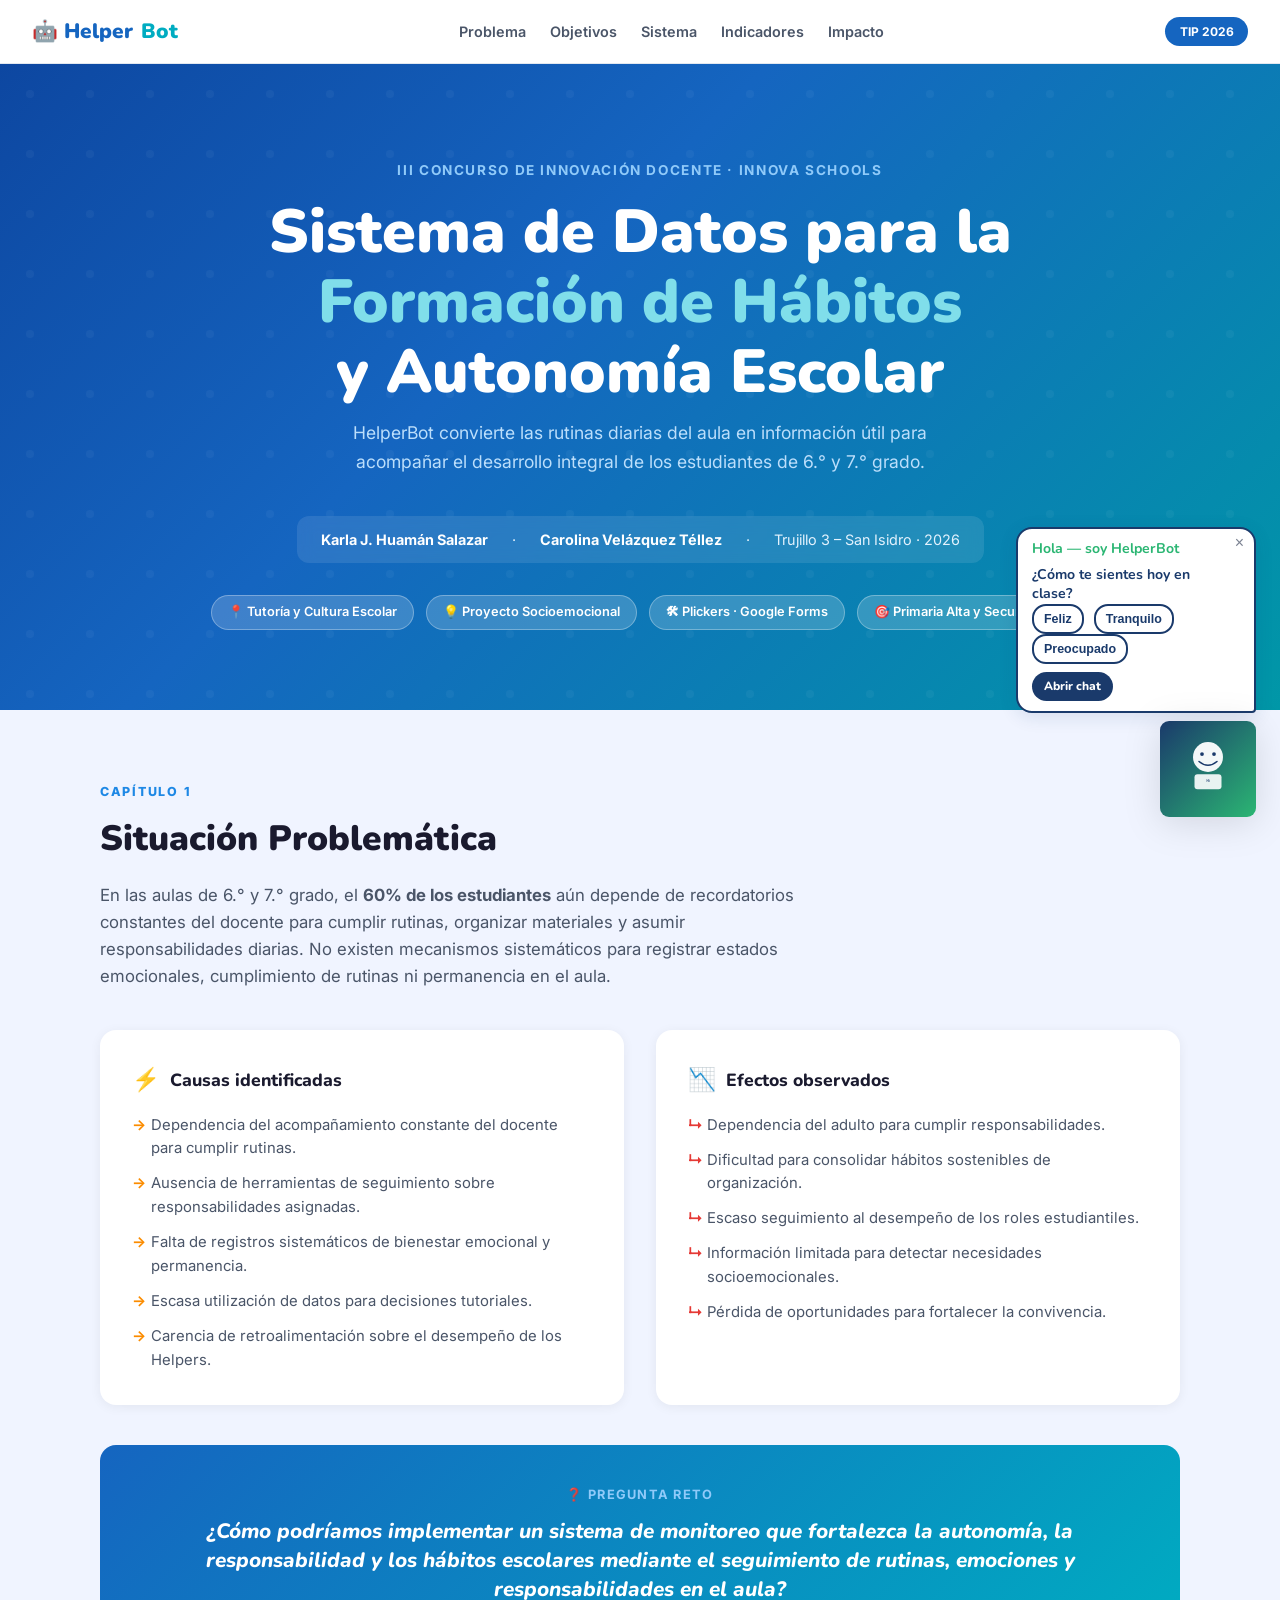
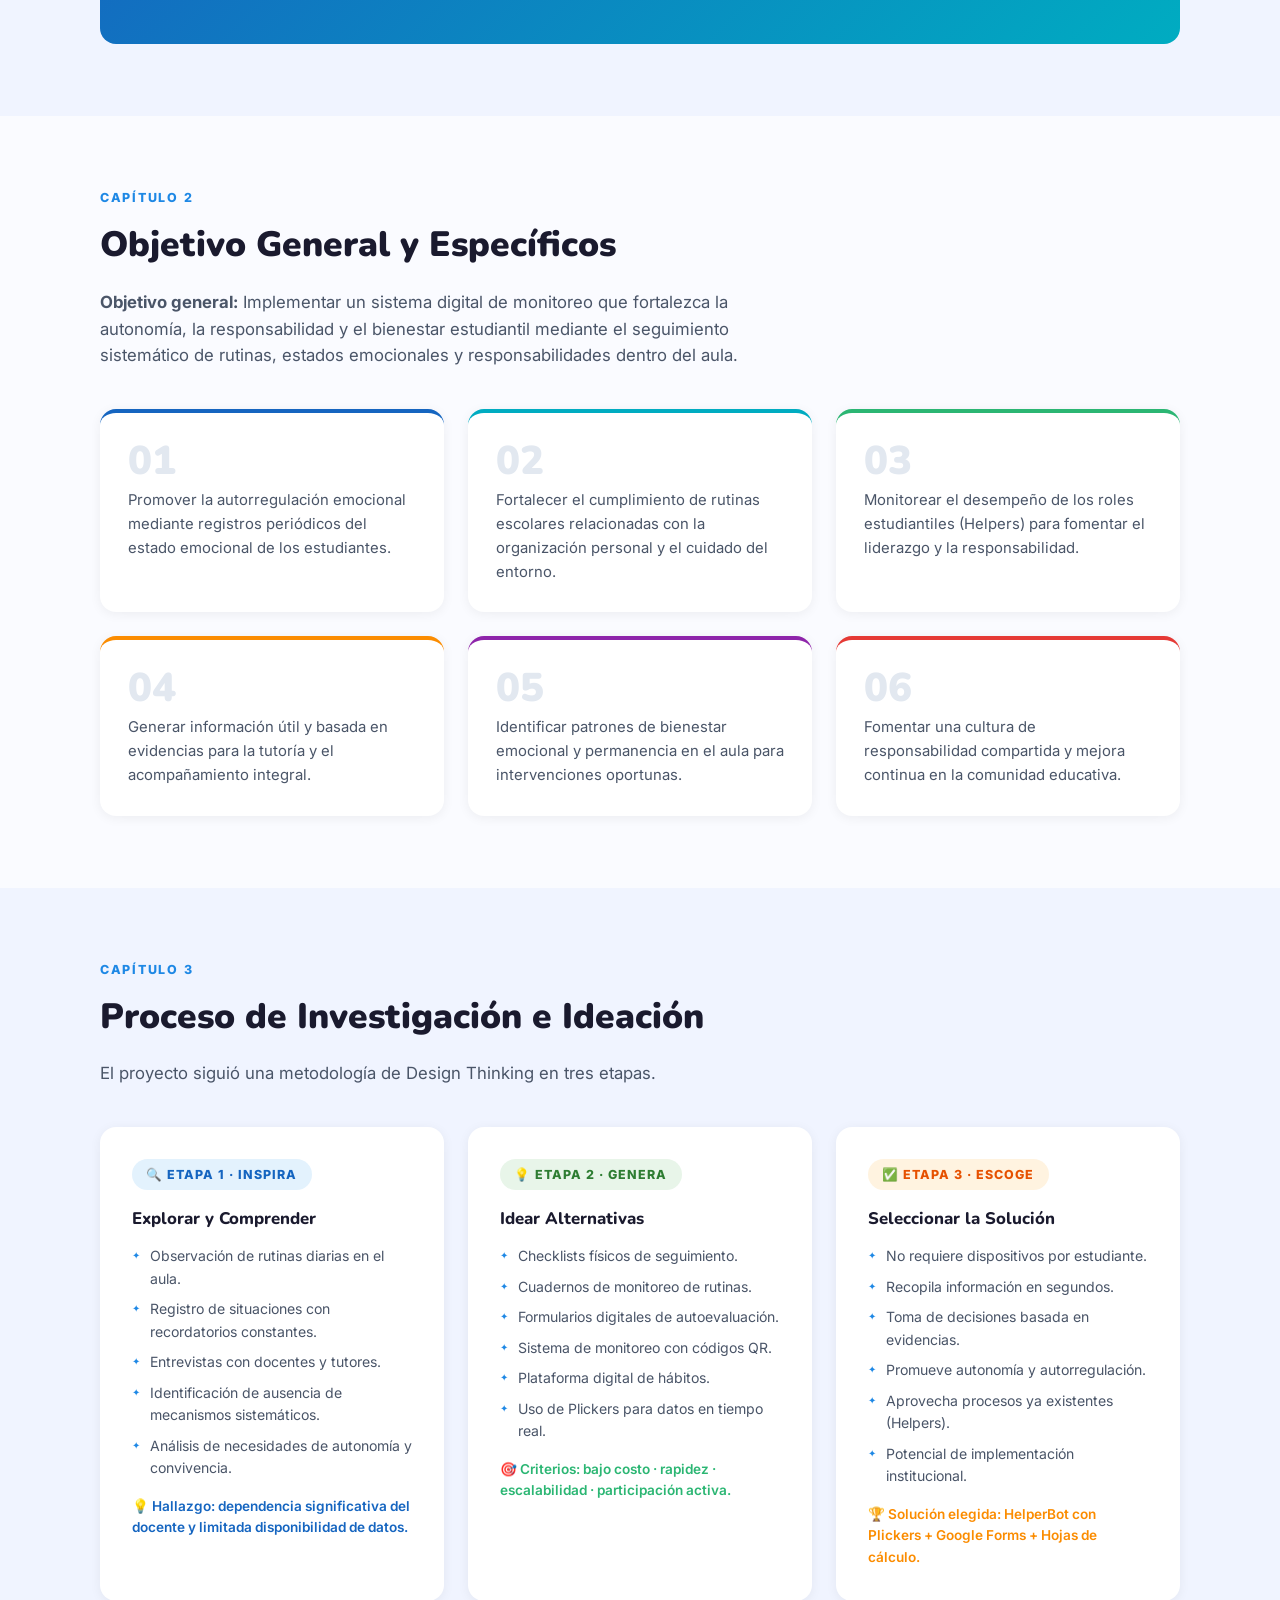
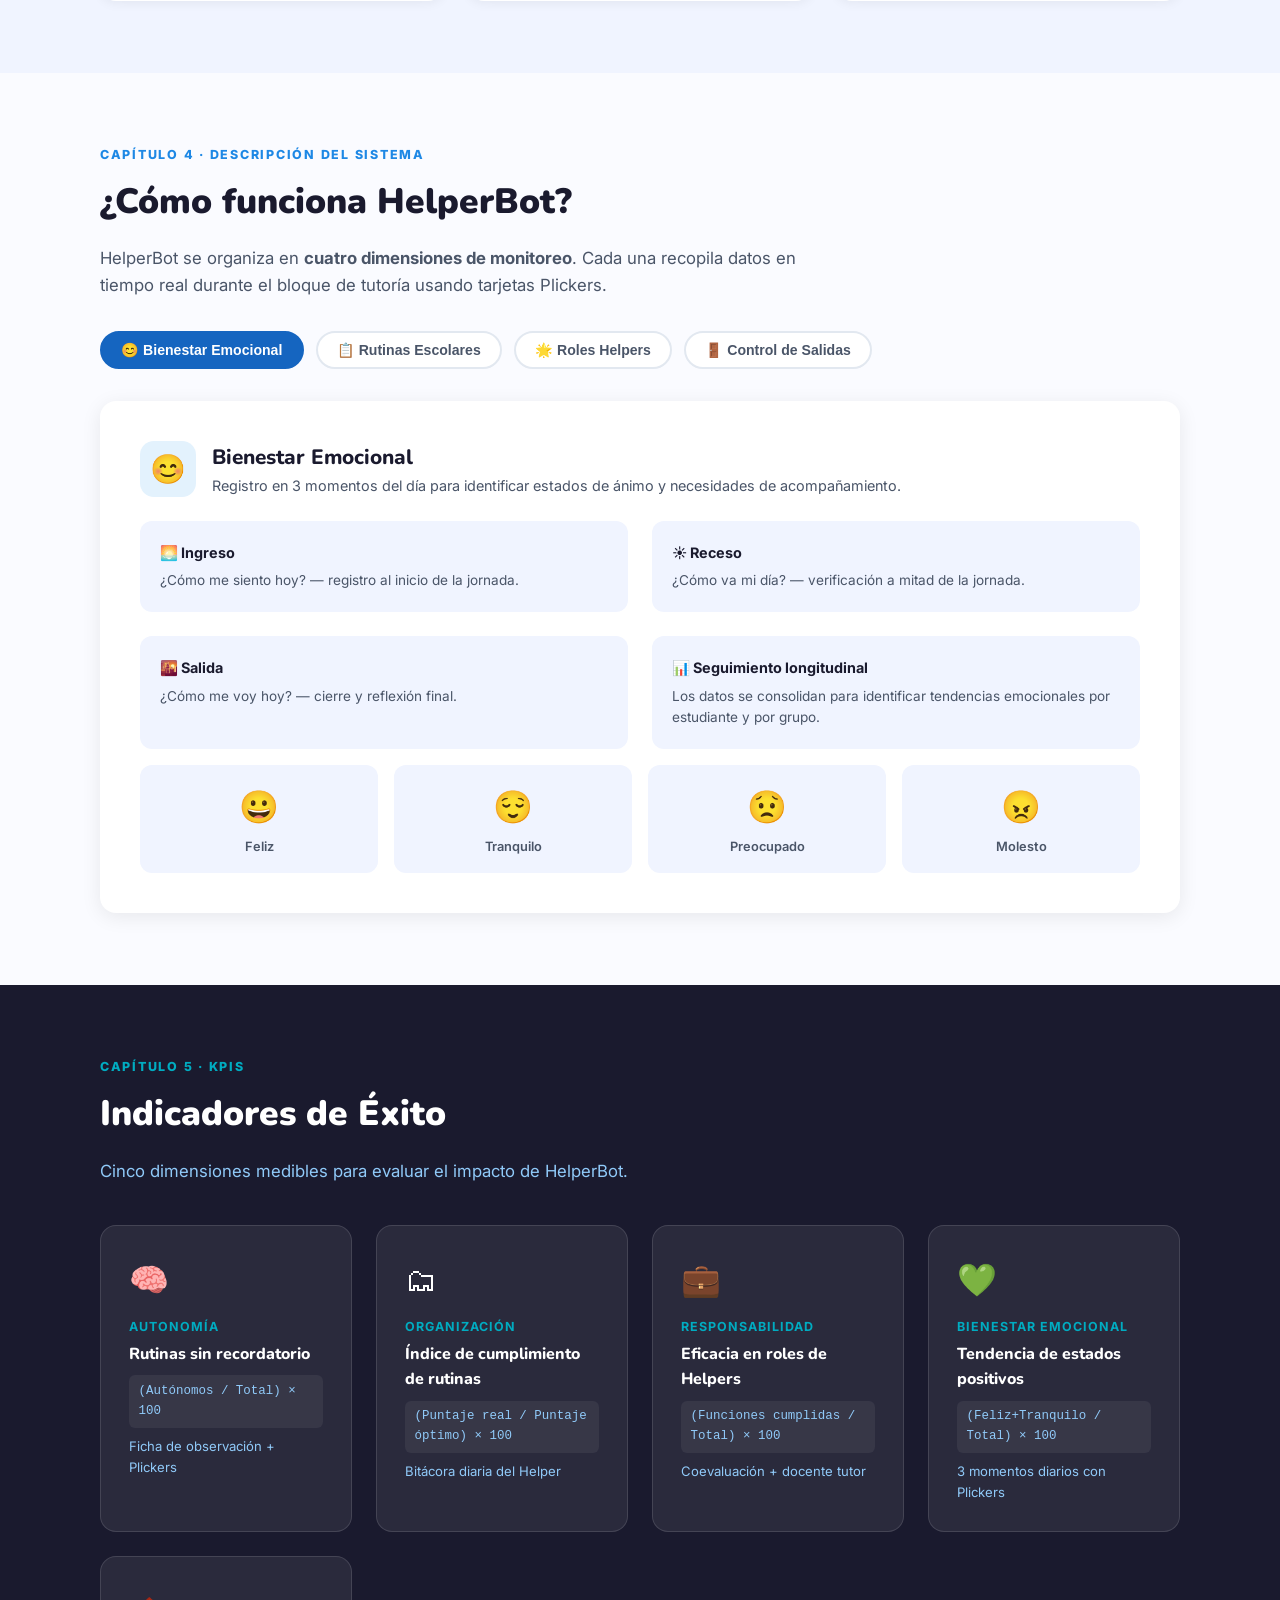
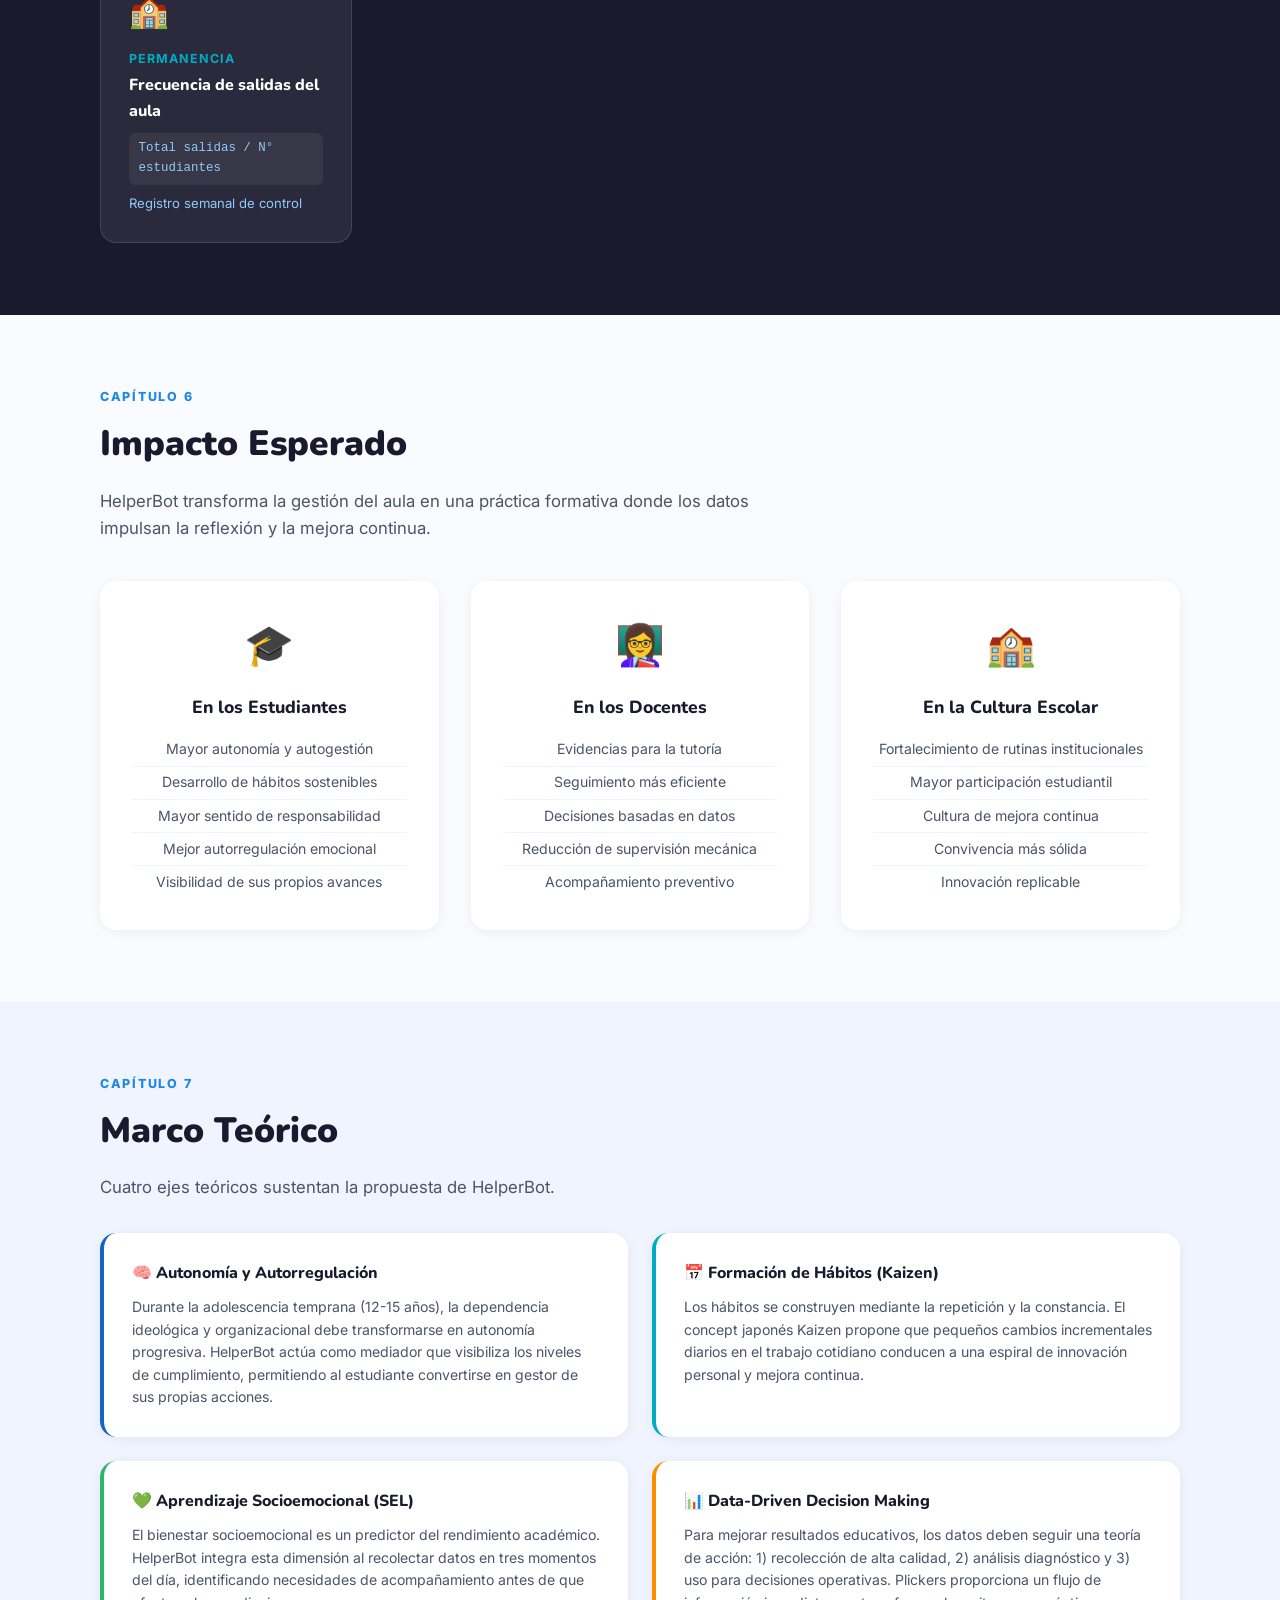
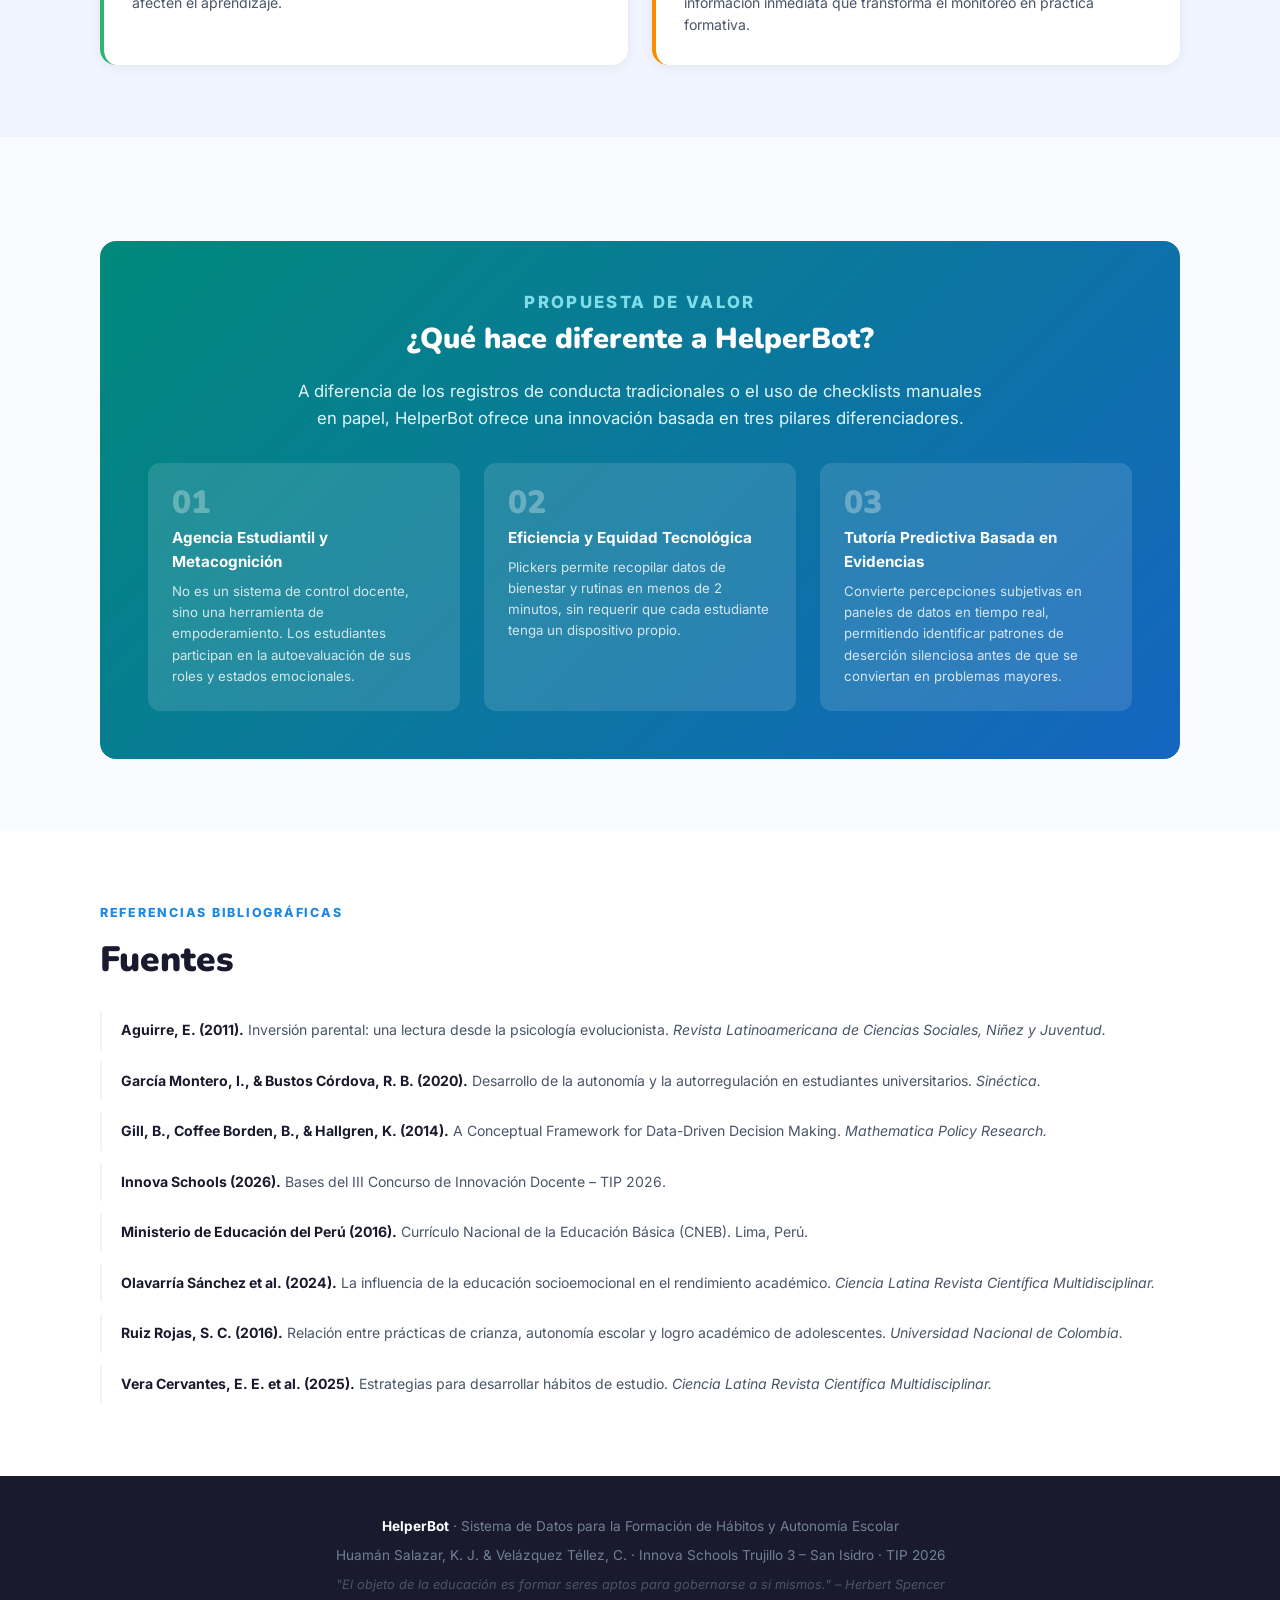
<file: index.html>
<!DOCTYPE html>
<html lang="es">
<head>
  <meta charset="UTF-8" />
  <meta name="viewport" content="width=device-width, initial-scale=1.0" />
  <title>HelperBot – Sistema de Datos para la Formación de Hábitos</title>
  <link href="https://fonts.googleapis.com/css2?family=Nunito:wght@400;600;700;800;900&family=Inter:wght@400;500;600&display=swap" rel="stylesheet" />
  <style>
    *, *::before, *::after { box-sizing: border-box; margin: 0; padding: 0; }

    :root {
      --blue:    #1565C0;
      --blue-lt: #1E88E5;
      --teal:    #00ACC1;
      --green:   #43A047;
      --orange:  #FB8C00;
      --purple:  #8E24AA;
      --red:     #E53935;
      --ink:     #1A1A2E;
      --slate:   #4A5568;
      --mist:    #F0F4FF;
      --white:   #FFFFFF;
      --radius:  16px;
    }

    html { scroll-behavior: smooth; }

    body {
      font-family: 'Inter', sans-serif;
      color: var(--ink);
      background: #FAFBFF;
      line-height: 1.6;
    }

    /* ───── NAV ───── */
    nav {
      position: sticky; top: 0; z-index: 100;
      background: rgba(255,255,255,0.92);
      backdrop-filter: blur(12px);
      border-bottom: 1px solid #E2E8F0;
      padding: 0 2rem;
      display: flex; align-items: center; justify-content: space-between;
      height: 64px;
    }
    .nav-logo {
      font-family: 'Nunito', sans-serif;
      font-weight: 900; font-size: 1.3rem;
      color: var(--blue);
      display: flex; align-items: center; gap: .5rem;
    }
    .nav-logo span { color: var(--teal); }
    .nav-links { display: flex; gap: 1.5rem; list-style: none; }
    .nav-links a {
      text-decoration: none; font-size: .9rem; font-weight: 600;
      color: var(--slate); transition: color .2s;
    }
    .nav-links a:hover { color: var(--blue); }
    .nav-badge {
      background: var(--blue); color: #fff;
      font-size: .75rem; font-weight: 700;
      padding: .3rem .9rem; border-radius: 99px;
    }

    /* ───── HERO ───── */
    .hero {
      background: linear-gradient(135deg, #0D47A1 0%, #1565C0 40%, #0097A7 100%);
      color: white;
      padding: 6rem 2rem 5rem;
      text-align: center;
      position: relative; overflow: hidden;
    }
    .hero::before {
      content: '';
      position: absolute; inset: 0;
      background: url("data:image/svg+xml,%3Csvg width='60' height='60' viewBox='0 0 60 60' xmlns='http://www.w3.org/2000/svg'%3E%3Cg fill='none' fill-rule='evenodd'%3E%3Cg fill='%23ffffff' fill-opacity='0.04'%3E%3Ccircle cx='30' cy='30' r='4'/%3E%3C/g%3E%3C/g%3E%3C/svg%3E");
    }
    .hero-eyebrow {
      font-size: .85rem; font-weight: 700; letter-spacing: .12em;
      text-transform: uppercase; color: #90CAF9;
      margin-bottom: 1rem;
    }
    .hero h1 {
      font-family: 'Nunito', sans-serif;
      font-size: clamp(2.2rem, 5vw, 3.8rem);
      font-weight: 900; line-height: 1.15;
      margin-bottom: .75rem;
    }
    .hero h1 em { font-style: normal; color: #80DEEA; }
    .hero-sub {
      font-size: 1.1rem; color: #BBDEFB;
      max-width: 640px; margin: 0 auto 2.5rem;
    }
    .hero-authors {
      display: inline-flex; gap: 1.5rem; flex-wrap: wrap; justify-content: center;
      background: rgba(255,255,255,.1); border-radius: 12px;
      padding: .75rem 1.5rem; backdrop-filter: blur(8px);
      font-size: .9rem; color: #E3F2FD;
    }
    .hero-authors strong { color: #fff; }
    .hero-chips {
      display: flex; gap: .75rem; flex-wrap: wrap; justify-content: center;
      margin-top: 2rem;
    }
    .chip {
      background: rgba(255,255,255,.18);
      border: 1px solid rgba(255,255,255,.3);
      color: white; font-size: .8rem; font-weight: 600;
      padding: .4rem 1rem; border-radius: 99px;
    }

    /* ───── SECTIONS ───── */
    section { padding: 4.5rem 1.5rem; }
    .container { max-width: 1080px; margin: 0 auto; }

    .section-label {
      font-size: .78rem; font-weight: 800; letter-spacing: .14em;
      text-transform: uppercase; color: var(--blue-lt);
      margin-bottom: .5rem;
    }
    h2 {
      font-family: 'Nunito', sans-serif;
      font-size: clamp(1.6rem, 3vw, 2.2rem);
      font-weight: 900; color: var(--ink);
      margin-bottom: 1rem;
    }
    .lead { font-size: 1.05rem; color: var(--slate); max-width: 700px; }

    /* ───── PROBLEM SECTION ───── */
    .problem-bg { background: var(--mist); }
    .causes-effects {
      display: grid; grid-template-columns: 1fr 1fr; gap: 2rem;
      margin-top: 2.5rem;
    }
    .ce-block {
      background: white; border-radius: var(--radius);
      padding: 2rem; box-shadow: 0 2px 12px rgba(0,0,0,.06);
    }
    .ce-block h3 {
      font-family: 'Nunito', sans-serif; font-size: 1.1rem; font-weight: 800;
      margin-bottom: 1rem; display: flex; align-items: center; gap: .6rem;
    }
    .ce-icon { font-size: 1.4rem; }
    .cause-list, .effect-list { list-style: none; display: flex; flex-direction: column; gap: .7rem; }
    .cause-list li, .effect-list li {
      font-size: .93rem; color: var(--slate);
      padding-left: 1.2rem; position: relative;
    }
    .cause-list li::before {
      content: '→'; position: absolute; left: 0;
      color: var(--orange); font-weight: 700;
    }
    .effect-list li::before {
      content: '↳'; position: absolute; left: 0;
      color: var(--red); font-weight: 700;
    }

    .reto-box {
      margin-top: 2.5rem;
      background: linear-gradient(135deg, var(--blue) 0%, var(--teal) 100%);
      border-radius: var(--radius); padding: 2.5rem;
      color: white; text-align: center;
    }
    .reto-box .reto-label {
      font-size: .8rem; font-weight: 700; letter-spacing: .1em;
      text-transform: uppercase; color: #90CAF9; margin-bottom: .75rem;
    }
    .reto-box p {
      font-family: 'Nunito', sans-serif; font-size: 1.3rem; font-weight: 800;
      line-height: 1.4; font-style: italic;
    }

    /* ───── OBJECTIVES ───── */
    .obj-grid {
      display: grid; grid-template-columns: repeat(auto-fit, minmax(280px, 1fr));
      gap: 1.5rem; margin-top: 2.5rem;
    }
    .obj-card {
      background: white; border-radius: var(--radius);
      padding: 1.75rem; box-shadow: 0 2px 12px rgba(0,0,0,.06);
      border-top: 4px solid var(--blue);
      transition: transform .2s, box-shadow .2s;
    }
    .obj-card:hover { transform: translateY(-4px); box-shadow: 0 8px 24px rgba(0,0,0,.1); }
    .obj-card:nth-child(2) { border-top-color: var(--teal); }
    .obj-card:nth-child(3) { border-top-color: var(--green); }
    .obj-card:nth-child(4) { border-top-color: var(--orange); }
    .obj-card:nth-child(5) { border-top-color: var(--purple); }
    .obj-card:nth-child(6) { border-top-color: var(--red); }
    .obj-num {
      font-family: 'Nunito', sans-serif; font-size: 2.5rem; font-weight: 900;
      color: #E2E8F0; line-height: 1; margin-bottom: .5rem;
    }
    .obj-card p { font-size: .93rem; color: var(--slate); }

    /* ───── PROCESS (Design Thinking) ───── */
    .process-bg { background: var(--mist); }
    .dt-steps {
      display: grid; grid-template-columns: repeat(3, 1fr);
      gap: 1.5rem; margin-top: 2.5rem;
    }
    .dt-step {
      background: white; border-radius: var(--radius); padding: 2rem;
      box-shadow: 0 2px 12px rgba(0,0,0,.06);
    }
    .dt-badge {
      display: inline-block; font-size: .78rem; font-weight: 800;
      letter-spacing: .08em; text-transform: uppercase;
      padding: .35rem .9rem; border-radius: 99px; margin-bottom: 1rem;
    }
    .dt-badge.inspira  { background: #E3F2FD; color: #1565C0; }
    .dt-badge.genera   { background: #E8F5E9; color: #2E7D32; }
    .dt-badge.escoge   { background: #FFF3E0; color: #E65100; }
    .dt-step h3 {
      font-family: 'Nunito', sans-serif; font-size: 1.05rem; font-weight: 800;
      margin-bottom: .75rem; color: var(--ink);
    }
    .dt-step ul { list-style: none; display: flex; flex-direction: column; gap: .5rem; }
    .dt-step ul li {
      font-size: .88rem; color: var(--slate); padding-left: 1.1rem; position: relative;
    }
    .dt-step ul li::before {
      content: '✦'; position: absolute; left: 0; font-size: .6rem;
      color: var(--blue-lt); top: .2rem;
    }

    /* ───── COMPONENTS (HelperBot) ───── */
    .comp-tabs {
      display: flex; gap: .75rem; flex-wrap: wrap; margin-bottom: 2rem; margin-top: 2rem;
    }
    .tab-btn {
      padding: .55rem 1.2rem; border-radius: 99px; border: 2px solid #E2E8F0;
      background: white; font-size: .88rem; font-weight: 700;
      cursor: pointer; transition: all .2s; color: var(--slate);
    }
    .tab-btn.active, .tab-btn:hover {
      background: var(--blue); border-color: var(--blue); color: white;
    }
    .tab-panel { display: none; }
    .tab-panel.active { display: block; }

    .comp-card {
      background: white; border-radius: var(--radius);
      padding: 2.5rem; box-shadow: 0 4px 20px rgba(0,0,0,.08);
    }
    .comp-header {
      display: flex; align-items: center; gap: 1rem; margin-bottom: 1.5rem;
    }
    .comp-icon {
      width: 56px; height: 56px; border-radius: 14px;
      display: flex; align-items: center; justify-content: center; font-size: 1.8rem;
      flex-shrink: 0;
    }
    .comp-icon.emotion  { background: #E3F2FD; }
    .comp-icon.routine  { background: #E8F5E9; }
    .comp-icon.helper   { background: #F3E5F5; }
    .comp-icon.exits    { background: #FFF3E0; }
    .comp-header h3 {
      font-family: 'Nunito', sans-serif; font-size: 1.3rem; font-weight: 800;
    }
    .comp-header p { font-size: .9rem; color: var(--slate); }
    .comp-grid { display: grid; grid-template-columns: 1fr 1fr; gap: 1.5rem; }
    .comp-item {
      background: var(--mist); border-radius: 12px; padding: 1.25rem;
    }
    .comp-item h4 {
      font-size: .9rem; font-weight: 700; color: var(--ink); margin-bottom: .4rem;
    }
    .comp-item p { font-size: .85rem; color: var(--slate); }

    /* Emotion meter */
    .emotion-row {
      display: flex; gap: 1rem; flex-wrap: wrap; margin-top: 1rem;
    }
    .emo {
      flex: 1; min-width: 100px; background: var(--mist);
      border-radius: 12px; padding: 1rem; text-align: center;
    }
    .emo .e { font-size: 2rem; }
    .emo p { font-size: .8rem; font-weight: 600; color: var(--slate); margin-top: .3rem; }

    /* Helper roles */
    .helper-roles {
      display: grid; grid-template-columns: repeat(auto-fit, minmax(160px,1fr));
      gap: 1rem; margin-top: 1rem;
    }
    .role-card {
      background: var(--mist); border-radius: 12px; padding: 1rem; text-align: center;
    }
    .role-card .ri { font-size: 1.8rem; margin-bottom: .4rem; }
    .role-card h4 { font-size: .83rem; font-weight: 700; color: var(--ink); }
    .role-card p { font-size: .77rem; color: var(--slate); margin-top: .2rem; }

    /* ───── INDICATORS ───── */
    .indicators-bg { background: var(--ink); color: white; }
    .indicators-bg h2 { color: white; }
    .indicators-bg .section-label { color: var(--teal); }
    .kpi-grid {
      display: grid; grid-template-columns: repeat(auto-fit, minmax(200px,1fr));
      gap: 1.5rem; margin-top: 2.5rem;
    }
    .kpi-card {
      background: rgba(255,255,255,.07); border: 1px solid rgba(255,255,255,.12);
      border-radius: var(--radius); padding: 1.75rem;
    }
    .kpi-emoji { font-size: 2rem; margin-bottom: .75rem; }
    .kpi-dim {
      font-size: .78rem; font-weight: 700; letter-spacing: .08em;
      text-transform: uppercase; color: var(--teal); margin-bottom: .3rem;
    }
    .kpi-card h3 {
      font-family: 'Nunito', sans-serif; font-size: 1rem; font-weight: 800;
      color: white; margin-bottom: .5rem;
    }
    .kpi-formula {
      font-size: .78rem; color: #90CAF9; font-family: monospace;
      background: rgba(255,255,255,.06); padding: .4rem .6rem;
      border-radius: 6px; margin-top: .5rem;
    }

    /* ───── IMPACT ───── */
    .impact-grid {
      display: grid; grid-template-columns: repeat(3,1fr); gap: 2rem; margin-top: 2.5rem;
    }
    .impact-card {
      text-align: center; background: white;
      border-radius: var(--radius); padding: 2rem;
      box-shadow: 0 2px 12px rgba(0,0,0,.06);
    }
    .impact-card .icon { font-size: 2.5rem; margin-bottom: 1rem; }
    .impact-card h3 {
      font-family: 'Nunito', sans-serif; font-size: 1.1rem; font-weight: 800;
      margin-bottom: .75rem; color: var(--ink);
    }
    .impact-card ul { list-style: none; }
    .impact-card ul li {
      font-size: .88rem; color: var(--slate);
      padding: .3rem 0; border-bottom: 1px solid #F0F4FF;
    }
    .impact-card ul li:last-child { border: none; }

    /* ───── THEORY ───── */
    .theory-bg { background: var(--mist); }
    .theory-grid { display: grid; grid-template-columns: 1fr 1fr; gap: 1.5rem; margin-top: 2rem; }
    .theory-card {
      background: white; border-radius: var(--radius); padding: 1.75rem;
      box-shadow: 0 2px 12px rgba(0,0,0,.06);
      border-left: 4px solid var(--blue);
    }
    .theory-card:nth-child(2) { border-left-color: var(--teal); }
    .theory-card:nth-child(3) { border-left-color: var(--green); }
    .theory-card:nth-child(4) { border-left-color: var(--orange); }
    .theory-card h3 {
      font-family: 'Nunito', sans-serif; font-size: 1rem; font-weight: 800;
      margin-bottom: .6rem; color: var(--ink);
    }
    .theory-card p { font-size: .88rem; color: var(--slate); }

    /* ───── VALUE ───── */
    .value-banner {
      background: linear-gradient(135deg, #00897B 0%, #1565C0 100%);
      border-radius: var(--radius); padding: 3rem; color: white;
      text-align: center; margin-top: 2rem;
    }
    .value-banner h2 { color: white; font-size: 1.8rem; margin-bottom: 1rem; }
    .value-banner p { color: #E0F7FA; font-size: 1.05rem; max-width: 700px; margin: 0 auto; }
    .value-pillars {
      display: grid; grid-template-columns: repeat(3,1fr); gap: 1.5rem; margin-top: 2rem;
    }
    .pillar {
      background: rgba(255,255,255,.12); border-radius: 12px; padding: 1.5rem;
      text-align: left;
    }
    .pillar .p-num {
      font-family: 'Nunito', sans-serif; font-size: 2rem; font-weight: 900;
      color: rgba(255,255,255,.3); line-height: 1;
    }
    .pillar h4 { font-size: .95rem; font-weight: 700; margin: .4rem 0; }
    .pillar p { font-size: .83rem; color: rgba(255,255,255,.8); }

    /* ───── REFS ───── */
    .refs-bg { background: white; }
    .ref-list { list-style: none; margin-top: 1.5rem; display: flex; flex-direction: column; gap: .75rem; }
    .ref-list li {
      font-size: .88rem; color: var(--slate); padding-left: 1.5rem; position: relative;
      border-left: 2px solid var(--mist); padding: .5rem 0 .5rem 1.2rem;
    }
    .ref-list li strong { color: var(--ink); }

    /* ───── FOOTER ───── */
    footer {
      background: var(--ink); color: #718096; text-align: center;
      padding: 2.5rem 1.5rem; font-size: .85rem;
    }
    footer strong { color: white; }

    /* ───── RESPONSIVE ───── */
    @media (max-width: 768px) {
      .causes-effects, .dt-steps, .comp-grid, .impact-grid,
      .value-pillars, .theory-grid { grid-template-columns: 1fr; }
      .nav-links { display: none; }
    }
    @media (max-width: 600px) {
      .kpi-grid { grid-template-columns: 1fr 1fr; }
    }
  </style>
</head>
<body>

<nav>
  <div class="nav-logo">🤖 Helper<span>Bot</span></div>
  <ul class="nav-links">
    <li><a href="#problema">Problema</a></li>
    <li><a href="#objetivos">Objetivos</a></li>
    <li><a href="#sistema">Sistema</a></li>
    <li><a href="#indicadores">Indicadores</a></li>
    <li><a href="#impacto">Impacto</a></li>
  </ul>
  <span class="nav-badge">TIP 2026</span>
</nav>

<section class="hero">
  <div class="container">
    <p class="hero-eyebrow">III Concurso de Innovación Docente · Innova Schools</p>
    <h1>Sistema de Datos para la<br><em>Formación de Hábitos</em><br>y Autonomía Escolar</h1>
    <p class="hero-sub">HelperBot convierte las rutinas diarias del aula en información útil para acompañar el desarrollo integral de los estudiantes de 6.° y 7.° grado.</p>
    <div class="hero-authors">
      <span><strong>Karla J. Huamán Salazar</strong></span>
      <span>·</span>
      <span><strong>Carolina Velázquez Téllez</strong></span>
      <span>·</span>
      <span>Trujillo 3 – San Isidro · 2026</span>
    </div>
    <div class="hero-chips">
      <span class="chip">📍 Tutoría y Cultura Escolar</span>
      <span class="chip">💡 Proyecto Socioemocional</span>
      <span class="chip">🛠 Plickers · Google Forms</span>
      <span class="chip">🎯 Primaria Alta y Secundaria</span>
    </div>
  </div>
</section>

<section class="problem-bg" id="problema">
  <div class="container">
    <p class="section-label">Capítulo 1</p>
    <h2>Situación Problemática</h2>
    <p class="lead">En las aulas de 6.° y 7.° grado, el <strong>60% de los estudiantes</strong> aún depende de recordatorios constantes del docente para cumplir rutinas, organizar materiales y asumir responsabilidades diarias. No existen mecanismos sistemáticos para registrar estados emocionales, cumplimiento de rutinas ni permanencia en el aula.</p>

    <div class="causes-effects">
      <div class="ce-block">
        <h3><span class="ce-icon">⚡</span> Causas identificadas</h3>
        <ul class="cause-list">
          <li>Dependencia del acompañamiento constante del docente para cumplir rutinas.</li>
          <li>Ausencia de herramientas de seguimiento sobre responsabilidades asignadas.</li>
          <li>Falta de registros sistemáticos de bienestar emocional y permanencia.</li>
          <li>Escasa utilización de datos para decisiones tutoriales.</li>
          <li>Carencia de retroalimentación sobre el desempeño de los Helpers.</li>
        </ul>
      </div>
      <div class="ce-block">
        <h3><span class="ce-icon">📉</span> Efectos observados</h3>
        <ul class="effect-list">
          <li>Dependencia del adulto para cumplir responsabilidades.</li>
          <li>Dificultad para consolidar hábitos sostenibles de organización.</li>
          <li>Escaso seguimiento al desempeño de los roles estudiantiles.</li>
          <li>Información limitada para detectar necesidades socioemocionales.</li>
          <li>Pérdida de oportunidades para fortalecer la convivencia.</li>
        </ul>
      </div>
    </div>

    <div class="reto-box">
      <div class="reto-label">❓ Pregunta Reto</div>
      <p>¿Cómo podríamos implementar un sistema de monitoreo que fortalezca la autonomía, la responsabilidad y los hábitos escolares mediante el seguimiento de rutinas, emociones y responsabilidades en el aula?</p>
    </div>
  </div>
</section>

<section id="objetivos">
  <div class="container">
    <p class="section-label">Capítulo 2</p>
    <h2>Objetivo General y Específicos</h2>
    <p class="lead"><strong>Objetivo general:</strong> Implementar un sistema digital de monitoreo que fortalezca la autonomía, la responsabilidad y el bienestar estudiantil mediante el seguimiento sistemático de rutinas, estados emocionales y responsabilidades dentro del aula.</p>

    <div class="obj-grid">
      <div class="obj-card">
        <div class="obj-num">01</div>
        <p>Promover la autorregulación emocional mediante registros periódicos del estado emocional de los estudiantes.</p>
      </div>
      <div class="obj-card">
        <div class="obj-num">02</div>
        <p>Fortalecer el cumplimiento de rutinas escolares relacionadas con la organización personal y el cuidado del entorno.</p>
      </div>
      <div class="obj-card">
        <div class="obj-num">03</div>
        <p>Monitorear el desempeño de los roles estudiantiles (Helpers) para fomentar el liderazgo y la responsabilidad.</p>
      </div>
      <div class="obj-card">
        <div class="obj-num">04</div>
        <p>Generar información útil y basada en evidencias para la tutoría y el acompañamiento integral.</p>
      </div>
      <div class="obj-card">
        <div class="obj-num">05</div>
        <p>Identificar patrones de bienestar emocional y permanencia en el aula para intervenciones oportunas.</p>
      </div>
      <div class="obj-card">
        <div class="obj-num">06</div>
        <p>Fomentar una cultura de responsabilidad compartida y mejora continua en la comunidad educativa.</p>
      </div>
    </div>
  </div>
</section>

<section class="process-bg">
  <div class="container">
    <p class="section-label">Capítulo 3</p>
    <h2>Proceso de Investigación e Ideación</h2>
    <p class="lead">El proyecto siguió una metodología de Design Thinking en tres etapas.</p>

    <div class="dt-steps">
      <div class="dt-step">
        <span class="dt-badge inspira">🔍 Etapa 1 · Inspira</span>
        <h3>Explorar y Comprender</h3>
        <ul>
          <li>Observación de rutinas diarias en el aula.</li>
          <li>Registro de situaciones con recordatorios constantes.</li>
          <li>Entrevistas con docentes y tutores.</li>
          <li>Identificación de ausencia de mecanismos sistemáticos.</li>
          <li>Análisis de necesidades de autonomía y convivencia.</li>
        </ul>
        <p style="margin-top:1rem;font-size:.85rem;color:var(--blue);font-weight:600;">💡 Hallazgo: dependencia significativa del docente y limitada disponibilidad de datos.</p>
      </div>
      <div class="dt-step">
        <span class="dt-badge genera">💡 Etapa 2 · Genera</span>
        <h3>Idear Alternativas</h3>
        <ul>
          <li>Checklists físicos de seguimiento.</li>
          <li>Cuadernos de monitoreo de rutinas.</li>
          <li>Formularios digitales de autoevaluación.</li>
          <li>Sistema de monitoreo con códigos QR.</li>
          <li>Plataforma digital de hábitos.</li>
          <li>Uso de Plickers para datos en tiempo real.</li>
        </ul>
        <p style="margin-top:1rem;font-size:.85rem;color:var(--green);font-weight:600;">🎯 Criterios: bajo costo · rapidez · escalabilidad · participación activa.</p>
      </div>
      <div class="dt-step">
        <span class="dt-badge escoge">✅ Etapa 3 · Escoge</span>
        <h3>Seleccionar la Solución</h3>
        <ul>
          <li>No requiere dispositivos por estudiante.</li>
          <li>Recopila información en segundos.</li>
          <li>Toma de decisiones basada en evidencias.</li>
          <li>Promueve autonomía y autorregulación.</li>
          <li>Aprovecha procesos ya existentes (Helpers).</li>
          <li>Potencial de implementación institucional.</li>
        </ul>
        <p style="margin-top:1rem;font-size:.85rem;color:var(--orange);font-weight:600;">🏆 Solución elegida: HelperBot con Plickers + Google Forms + Hojas de cálculo.</p>
      </div>
    </div>
  </div>
</section>

<section id="sistema">
  <div class="container">
    <p class="section-label">Capítulo 4 · Descripción del Sistema</p>
    <h2>¿Cómo funciona HelperBot?</h2>
    <p class="lead">HelperBot se organiza en <strong>cuatro dimensiones de monitoreo</strong>. Cada una recopila datos en tiempo real durante el bloque de tutoría usando tarjetas Plickers.</p>

    <div class="comp-tabs">
      <button class="tab-btn active" onclick="showTab('emotion')">😊 Bienestar Emocional</button>
      <button class="tab-btn" onclick="showTab('routine')">📋 Rutinas Escolares</button>
      <button class="tab-btn" onclick="showTab('helper')">🌟 Roles Helpers</button>
      <button class="tab-btn" onclick="showTab('exits')">🚪 Control de Salidas</button>
    </div>

    <div class="tab-panel active" id="tab-emotion">
      <div class="comp-card">
        <div class="comp-header">
          <div class="comp-icon emotion">😊</div>
          <div>
            <h3>Bienestar Emocional</h3>
            <p>Registro en 3 momentos del día para identificar estados de ánimo y necesidades de acompañamiento.</p>
          </div>
        </div>
        <div class="comp-grid">
          <div class="comp-item">
            <h4>🌅 Ingreso</h4>
            <p>¿Cómo me siento hoy? — registro al inicio de la jornada.</p>
          </div>
          <div class="comp-item">
            <h4>☀️ Receso</h4>
            <p>¿Cómo va mi día? — verificación a mitad de la jornada.</p>
          </div>
          <div class="comp-item">
            <h4>🌇 Salida</h4>
            <p>¿Cómo me voy hoy? — cierre y reflexión final.</p>
          </div>
          <div class="comp-item">
            <h4>📊 Seguimiento longitudinal</h4>
            <p>Los datos se consolidan para identificar tendencias emocionales por estudiante y por grupo.</p>
          </div>
        </div>
        <div class="emotion-row">
          <div class="emo"><div class="e">😀</div><p>Feliz</p></div>
          <div class="emo"><div class="e">😌</div><p>Tranquilo</p></div>
          <div class="emo"><div class="e">😟</div><p>Preocupado</p></div>
          <div class="emo"><div class="e">😠</div><p>Molesto</p></div>
        </div>
      </div>
    </div>

    <div class="tab-panel" id="tab-routine">
      <div class="comp-card">
        <div class="comp-header">
          <div class="comp-icon routine">📋</div>
          <div>
            <h3>Rutinas Escolares</h3>
            <p>Seguimiento diario de acciones clave de organización, convivencia y cierre de jornada.</p>
          </div>
        </div>
        <div class="comp-grid">
          <div class="comp-item">
            <h4>🌄 Inicio del día</h4>
            <p>Fecha visible · Mochilas ordenadas · Lockers organizados · Materiales completos · Aula limpia · Ventanas abiertas · Ventiladores encendidos.</p>
          </div>
          <div class="comp-item">
            <h4>🕐 Durante el día</h4>
            <p>Entrega de tareas · Cuidado de materiales · Cumplimiento de acuerdos de convivencia.</p>
          </div>
          <div class="comp-item">
            <h4>🌆 Cierre del día</h4>
            <p>Aula ordenada · Materiales guardados · Ventanas cerradas · Luces apagadas · Ventiladores apagados.</p>
          </div>
          <div class="comp-item">
            <h4>📈 Resultado esperado</h4>
            <p>Consolidación de hábitos sostenibles y mayor autonomía para el cumplimiento sin recordatorios docentes.</p>
          </div>
        </div>
      </div>
    </div>

    <div class="tab-panel" id="tab-helper">
      <div class="comp-card">
        <div class="comp-header">
          <div class="comp-icon helper">🌟</div>
          <div>
            <h3>Roles Helpers</h3>
            <p>Cada isla de trabajo tiene un estudiante responsable con funciones específicas, evaluadas por auto y coevaluación.</p>
          </div>
        </div>
        <div class="helper-roles">
          <div class="role-card">
            <div class="ri">🎒</div>
            <h4>Helper de Organización</h4>
            <p>Mochilas y lockers</p>
          </div>
          <div class="role-card">
            <div class="ri">🧹</div>
            <h4>Helper de Limpieza</h4>
            <p>Orden del aula</p>
          </div>
          <div class="role-card">
            <div class="ri">📚</div>
            <h4>Helper de Materiales</h4>
            <p>Actividades, tareas y recursos</p>
          </div>
          <div class="role-card">
            <div class="ri">💡</div>
            <h4>Helper de Entorno</h4>
            <p>Luz, ventilación y espacio</p>
          </div>
          <div class="role-card">
            <div class="ri">📝</div>
            <h4>Helper de Pizarra</h4>
            <p>Fecha e información visible</p>
          </div>
          <div class="role-card">
            <div class="ri">🤝</div>
            <h4>Helper de Convivencia</h4>
            <p>Orden del equipo y acuerdos</p>
          </div>
        </div>
        <div style="margin-top:1.5rem;padding:1rem 1.25rem;background:var(--mist);border-radius:10px;font-size:.88rem;color:var(--slate);">
          <strong>Seguimiento:</strong> Autoevaluación semanal · Coevaluación entre Helpers · Retroalimentación del docente tutor.
        </div>
      </div>
    </div>

    <div class="tab-panel" id="tab-exits">
      <div class="comp-card">
        <div class="comp-header">
          <div class="comp-icon exits">🚪</div>
          <div>
            <h3>Control de Permanencia en el Aula</h3>
            <p>Registro de salidas, motivos y frecuencia para identificar patrones y fortalecer el seguimiento tutorial.</p>
          </div>
        </div>
        <div class="comp-grid">
          <div class="comp-item">
            <h4>🚽 Baño</h4>
            <p>Frecuencia y horarios recurrentes de salida al baño.</p>
          </div>
          <div class="comp-item">
            <h4>🏥 Enfermería</h4>
            <p>Detección de necesidades médicas repetitivas.</p>
          </div>
          <div class="comp-item">
            <h4>🏢 Coordinación / Secretaría</h4>
            <p>Salidas administrativas y su impacto en la permanencia.</p>
          </div>
          <div class="comp-item">
            <h4>📚 Biblioteca</h4>
            <p>Salidas académicas diferenciadas para análisis tutorial.</p>
          </div>
        </div>
        <div style="margin-top:1.5rem;padding:1rem 1.25rem;background:#FFF3E0;border-radius:10px;font-size:.88rem;color:#6D4C0A;">
          <strong>Datos capturados:</strong> Frecuencia de salidas · Tiempo promedio fuera del aula · Horarios recurrentes · Cruce con estado emocional → visión 360° del bienestar.
        </div>
      </div>
    </div>
  </div>
</section>

<section class="indicators-bg" id="indicadores">
  <div class="container">
    <p class="section-label">Capítulo 5 · KPIs</p>
    <h2>Indicadores de Éxito</h2>
    <p class="lead" style="color:#90CAF9;">Cinco dimensiones medibles para evaluar el impacto de HelperBot.</p>
    <div class="kpi-grid">
      <div class="kpi-card">
        <div class="kpi-emoji">🧠</div>
        <div class="kpi-dim">Autonomía</div>
        <h3>Rutinas sin recordatorio</h3>
        <div class="kpi-formula">(Autónomos / Total) × 100</div>
        <p style="font-size:.82rem;color:#90CAF9;margin-top:.5rem;">Ficha de observación + Plickers</p>
      </div>
      <div class="kpi-card">
        <div class="kpi-emoji">🗂</div>
        <div class="kpi-dim">Organización</div>
        <h3>Índice de cumplimiento de rutinas</h3>
        <div class="kpi-formula">(Puntaje real / Puntaje óptimo) × 100</div>
        <p style="font-size:.82rem;color:#90CAF9;margin-top:.5rem;">Bitácora diaria del Helper</p>
      </div>
      <div class="kpi-card">
        <div class="kpi-emoji">💼</div>
        <div class="kpi-dim">Responsabilidad</div>
        <h3>Eficacia en roles de Helpers</h3>
        <div class="kpi-formula">(Funciones cumplidas / Total) × 100</div>
        <p style="font-size:.82rem;color:#90CAF9;margin-top:.5rem;">Coevaluación + docente tutor</p>
      </div>
      <div class="kpi-card">
        <div class="kpi-emoji">💚</div>
        <div class="kpi-dim">Bienestar Emocional</div>
        <h3>Tendencia de estados positivos</h3>
        <div class="kpi-formula">(Feliz+Tranquilo / Total) × 100</div>
        <p style="font-size:.82rem;color:#90CAF9;margin-top:.5rem;">3 momentos diarios con Plickers</p>
      </div>
      <div class="kpi-card">
        <div class="kpi-emoji">🏫</div>
        <div class="kpi-dim">Permanencia</div>
        <h3>Frecuencia de salidas del aula</h3>
        <div class="kpi-formula">Total salidas / N° estudiantes</div>
        <p style="font-size:.82rem;color:#90CAF9;margin-top:.5rem;">Registro semanal de control</p>
      </div>
    </div>
  </div>
</section>

<section id="impacto">
  <div class="container">
    <p class="section-label">Capítulo 6</p>
    <h2>Impacto Esperado</h2>
    <p class="lead">HelperBot transforma la gestión del aula en una práctica formativa donde los datos impulsan la reflexión y la mejora continua.</p>
    <div class="impact-grid">
      <div class="impact-card">
        <div class="icon">🎓</div>
        <h3>En los Estudiantes</h3>
        <ul>
          <li>Mayor autonomía y autogestión</li>
          <li>Desarrollo de hábitos sostenibles</li>
          <li>Mayor sentido de responsabilidad</li>
          <li>Mejor autorregulación emocional</li>
          <li>Visibilidad de sus propios avances</li>
        </ul>
      </div>
      <div class="impact-card">
        <div class="icon">👩‍🏫</div>
        <h3>En los Docentes</h3>
        <ul>
          <li>Evidencias para la tutoría</li>
          <li>Seguimiento más eficiente</li>
          <li>Decisiones basadas en datos</li>
          <li>Reducción de supervisión mecánica</li>
          <li>Acompañamiento preventivo</li>
        </ul>
      </div>
      <div class="impact-card">
        <div class="icon">🏫</div>
        <h3>En la Cultura Escolar</h3>
        <ul>
          <li>Fortalecimiento de rutinas institucionales</li>
          <li>Mayor participación estudiantil</li>
          <li>Cultura de mejora continua</li>
          <li>Convivencia más sólida</li>
          <li>Innovación replicable</li>
        </ul>
      </div>
    </div>
  </div>
</section>

<section class="theory-bg">
  <div class="container">
    <p class="section-label">Capítulo 7</p>
    <h2>Marco Teórico</h2>
    <p class="lead">Cuatro ejes teóricos sustentan la propuesta de HelperBot.</p>
    <div class="theory-grid">
      <div class="theory-card">
        <h3>🧠 Autonomía y Autorregulación</h3>
        <p>Durante la adolescencia temprana (12-15 años), la dependencia ideológica y organizacional debe transformarse en autonomía progresiva. HelperBot actúa como mediador que visibiliza los niveles de cumplimiento, permitiendo al estudiante convertirse en gestor de sus propias acciones.</p>
      </div>
      <div class="theory-card">
        <h3>📅 Formación de Hábitos (Kaizen)</h3>
        <p>Los hábitos se construyen mediante la repetición y la constancia. El concept japonés Kaizen propone que pequeños cambios incrementales diarios en el trabajo cotidiano conducen a una espiral de innovación personal y mejora continua.</p>
      </div>
      <div class="theory-card">
        <h3>💚 Aprendizaje Socioemocional (SEL)</h3>
        <p>El bienestar socioemocional es un predictor del rendimiento académico. HelperBot integra esta dimensión al recolectar datos en tres momentos del día, identificando necesidades de acompañamiento antes de que afecten el aprendizaje.</p>
      </div>
      <div class="theory-card">
        <h3>📊 Data-Driven Decision Making</h3>
        <p>Para mejorar resultados educativos, los datos deben seguir una teoría de acción: 1) recolección de alta calidad, 2) análisis diagnóstico y 3) uso para decisiones operativas. Plickers proporciona un flujo de información inmediata que transforma el monitoreo en práctica formativa.</p>
      </div>
    </div>
  </div>
</section>

<section>
  <div class="container">
    <div class="value-banner">
      <p class="section-label" style="color:#80DEEA;">Propuesta de Valor</p>
      <h2>¿Qué hace diferente a HelperBot?</h2>
      <p>A diferencia de los registros de conducta tradicionales o el uso de checklists manuales en papel, HelperBot ofrece una innovación basada en tres pilares diferenciadores.</p>
      <div class="value-pillars">
        <div class="pillar">
          <div class="p-num">01</div>
          <h4>Agencia Estudiantil y Metacognición</h4>
          <p>No es un sistema de control docente, sino una herramienta de empoderamiento. Los estudiantes participan en la autoevaluación de sus roles y estados emocionales.</p>
        </div>
        <div class="pillar">
          <div class="p-num">02</div>
          <h4>Eficiencia y Equidad Tecnológica</h4>
          <p>Plickers permite recopilar datos de bienestar y rutinas en menos de 2 minutos, sin requerir que cada estudiante tenga un dispositivo propio.</p>
        </div>
        <div class="pillar">
          <div class="p-num">03</div>
          <h4>Tutoría Predictiva Basada en Evidencias</h4>
          <p>Convierte percepciones subjetivas en paneles de datos en tiempo real, permitiendo identificar patrones de deserción silenciosa antes de que se conviertan en problemas mayores.</p>
        </div>
      </div>
    </div>
  </div>
</section>

<section class="refs-bg" id="referencias">
  <div class="container">
    <p class="section-label">Referencias Bibliográficas</p>
    <h2>Fuentes</h2>
    <ul class="ref-list">
      <li><strong>Aguirre, E. (2011).</strong> Inversión parental: una lectura desde la psicología evolucionista. <em>Revista Latinoamericana de Ciencias Sociales, Niñez y Juventud.</em></li>
      <li><strong>García Montero, I., & Bustos Córdova, R. B. (2020).</strong> Desarrollo de la autonomía y la autorregulación en estudiantes universitarios. <em>Sinéctica.</em></li>
      <li><strong>Gill, B., Coffee Borden, B., & Hallgren, K. (2014).</strong> A Conceptual Framework for Data-Driven Decision Making. <em>Mathematica Policy Research.</em></li>
      <li><strong>Innova Schools (2026).</strong> Bases del III Concurso de Innovación Docente – TIP 2026.</li>
      <li><strong>Ministerio de Educación del Perú (2016).</strong> Currículo Nacional de la Educación Básica (CNEB). Lima, Perú.</li>
      <li><strong>Olavarría Sánchez et al. (2024).</strong> La influencia de la educación socioemocional en el rendimiento académico. <em>Ciencia Latina Revista Científica Multidisciplinar.</em></li>
      <li><strong>Ruiz Rojas, S. C. (2016).</strong> Relación entre prácticas de crianza, autonomía escolar y logro académico de adolescentes. <em>Universidad Nacional de Colombia.</em></li>
      <li><strong>Vera Cervantes, E. E. et al. (2025).</strong> Estrategias para desarrollar hábitos de estudio. <em>Ciencia Latina Revista Científica Multidisciplinar.</em></li>
    </ul>
  </div>
</section>

<footer>
  <p><strong>HelperBot</strong> · Sistema de Datos para la Formación de Hábitos y Autonomía Escolar</p>
  <p style="margin-top:.5rem;">Huamán Salazar, K. J. &amp; Velázquez Téllez, C. · Innova Schools Trujillo 3 – San Isidro · TIP 2026</p>
  <p style="margin-top:.5rem;font-size:.8rem;color:#4A5568;"><em>"El objeto de la educación es formar seres aptos para gobernarse a sí mismos." – Herbert Spencer</em></p>
</footer>

<link rel="stylesheet" href="assets/helperbot.css">

<div class="helper-wrap" id="helperWrap" aria-live="polite">
  <div class="helper-bubble" id="helperBubble" role="dialog" aria-label="HelperBot">
    <button class="bubble-close" id="helperClose" aria-label="Cerrar ayuda">&times;</button>
    <div class="bubble-content" id="bubbleContent">
      <strong>Hola — soy HelperBot</strong>
      <div class="bubble-text">¿Cómo te sientes hoy en clase?</div>
      <div class="bubble-actions">
        <button class="quick-btn" data-answer="Feliz">Feliz</button>
        <button class="quick-btn" data-answer="Tranquilo">Tranquilo</button>
        <button class="quick-btn" data-answer="Preocupado">Preocupado</button>
      </div>
      <a class="help-btn" id="openChat" href="#" role="button">Abrir chat</a>
    </div>
  </div>

  <button class="helper-img-btn" id="helperImgBtn" aria-label="Abrir/cerrar HelperBot">
    <img src="assets/helperbot.svg" alt="HelperBot" class="helper-img" id="helperImg" />
  </button>

  <div class="helper-panel" id="helperPanel" aria-hidden="true" role="dialog" aria-label="Chat con HelperBot">
    <div class="panel-header">
      <strong>HelperBot</strong>
      <button class="bubble-close" id="panelClose" aria-label="Cerrar chat">&times;</button>
    </div>
    <div class="panel-body" id="panelBody" role="log"></div>
    <form id="panelForm" class="panel-form" aria-label="Enviar mensaje">
      <input id="panelInput" autocomplete="off" placeholder="Escribe aquí..." />
      <button type="submit" id="panelSend">Enviar</button>
    </form>
  </div>
</div>

<script defer src="assets/helperbot.js"></script>

<script>
  function showTab(id) {
    document.querySelectorAll('.tab-panel').forEach(p => p.classList.remove('active'));
    document.querySelectorAll('.tab-btn').forEach(b => b.classList.remove('active'));
    document.getElementById('tab-' + id).classList.add('active');
    event.target.classList.add('active');
  }
</script>
</body>
</html>
</file>
<file: assets/helperbot.css>
/* helperbot.css
   Mejoras: responsive, contraste, y accesibilidad
*/
:root{
  --navy:#1a3a6b;
  --green:#2bb673;
  --white:#ffffff;
  --gray:#7a8191;
}

/* Contenedor flotante */
.helper-wrap {
  position: fixed;
  bottom: 80px;
  right: 24px;
  display: flex;
  flex-direction: column;
  align-items: flex-end;
  gap: 8px;
  z-index: 9999;
  font-family: 'Nunito', sans-serif;
}

/* Burbuja inicial */
.helper-bubble {
  background: var(--white);
  border: 2px solid var(--navy);
  border-radius: 16px 16px 4px 16px;
  padding: 10px 28px 10px 14px;
  max-width: 240px;
  font-weight: 700;
  font-size: 0.88rem;
  color: var(--navy);
  line-height: 1.4;
  box-shadow: 0 4px 18px rgba(26,58,107,0.12);
  position: relative;
  cursor: default;
  animation: bubble-in 0.35s ease both;
}

.bubble-close {
  position: absolute;
  top: 6px;
  right: 8px;
  background: none;
  border: none;
  font-size: 1rem;
  color: var(--gray);
  cursor: pointer;
  line-height: 1;
  padding: 0 2px;
}
.bubble-close:hover { color: var(--navy); }
@keyframes bubble-in {
  from { opacity:0; transform: translateY(8px) scale(0.98); }
  to   { opacity:1; transform: translateY(0) scale(1); }
}
.helper-bubble strong { color: var(--green); display:block; margin-bottom:6px; }

.quick-btn {
  background: transparent;
  border: 2px solid var(--navy);
  color: var(--navy);
  padding: 6px 10px;
  margin-right:6px;
  border-radius: 14px;
  cursor:pointer;
  font-weight:700;
  font-size:0.78rem;
}
.quick-btn:hover, .quick-btn:focus { background: var(--navy); color: var(--white); outline: none; }

/* Botón de ayuda dentro de la burbuja */
.help-btn {
  display: inline-block;
  margin-top: 8px;
  background: var(--navy);
  color: var(--white);
  font-weight: 800;
  font-size: 0.75rem;
  padding: 6px 12px;
  border-radius: 99px;
  text-decoration: none;
  transition: background 0.15s;
}
.help-btn:hover, .help-btn:focus { background: var(--green); outline: none; }

/* Imagen del bot (envoltorio accesible) */
.helper-img-btn {
  background: transparent;
  border: none;
  padding: 0;
  margin: 0;
  cursor: pointer;
}
.helper-img {
  width: 96px;
  height: auto;
  filter: drop-shadow(0 6px 18px rgba(0,0,0,0.12));
  transition: transform 0.25s ease;
  cursor: pointer;
  animation: helper-float 3s ease-in-out infinite;
  mix-blend-mode: multiply;
}
@keyframes helper-float {
  0%,100% { transform: translateY(0px); }
  50% { transform: translateY(-6px); }
}
.helper-img:hover { animation:none; transform: scale(1.04) rotate(-2deg); }

/* Panel de chat */
.helper-panel{
  width: 320px;
  max-height: 420px;
  background: var(--white);
  border: 2px solid var(--navy);
  border-radius: 12px;
  box-shadow: 0 8px 30px rgba(26,58,107,0.12);
  overflow: hidden;
  display:flex;
  flex-direction:column;
  margin-top:8px;
}
.helper-panel[aria-hidden="true"]{ display:none; }
.panel-header{
  padding:10px 12px;
  background: linear-gradient(90deg, #f7fbff, #ffffff);
  border-bottom:1px solid rgba(0,0,0,0.04);
  display:flex;
  justify-content:space-between;
  align-items:center;
}
.panel-body{
  padding:10px;
  overflow:auto;
  flex:1 1 auto;
  display:flex;
  flex-direction:column;
  gap:8px;
}
.msg {
  max-width:80%;
  padding:8px 10px;
  border-radius:10px;
  font-size:0.9rem;
}
.msg.user { align-self:flex-end; background:#e6f2ff; color:var(--navy); font-weight:700; }
.msg.bot { align-self:flex-start; background:#f2f6f9; color:#223; }

/* Form */
.panel-form{
  display:flex;
  gap:8px;
  padding:8px;
  border-top:1px solid rgba(0,0,0,0.04);
}
.panel-form input{
  flex:1 1 auto;
  border:1px solid rgba(0,0,0,0.08);
  padding:8px 10px;
  border-radius:999px;
}
.panel-form button{
  background:var(--navy);
  color:var(--white);
  border:none;
  padding:8px 12px;
  border-radius:999px;
  cursor:pointer;
  font-weight:700;
}

/* Contraste (reduce motion) */
@media (prefers-reduced-motion: reduce) {
  .helper-img, .helper-bubble { animation: none !important; }
}

@media (max-width: 600px) {
  .helper-panel { width: calc(100vw - 48px); right: 12px; }
  .helper-img { width: 80px; }
  .helper-wrap { bottom: 18px; right: 12px; }
}
</file>
